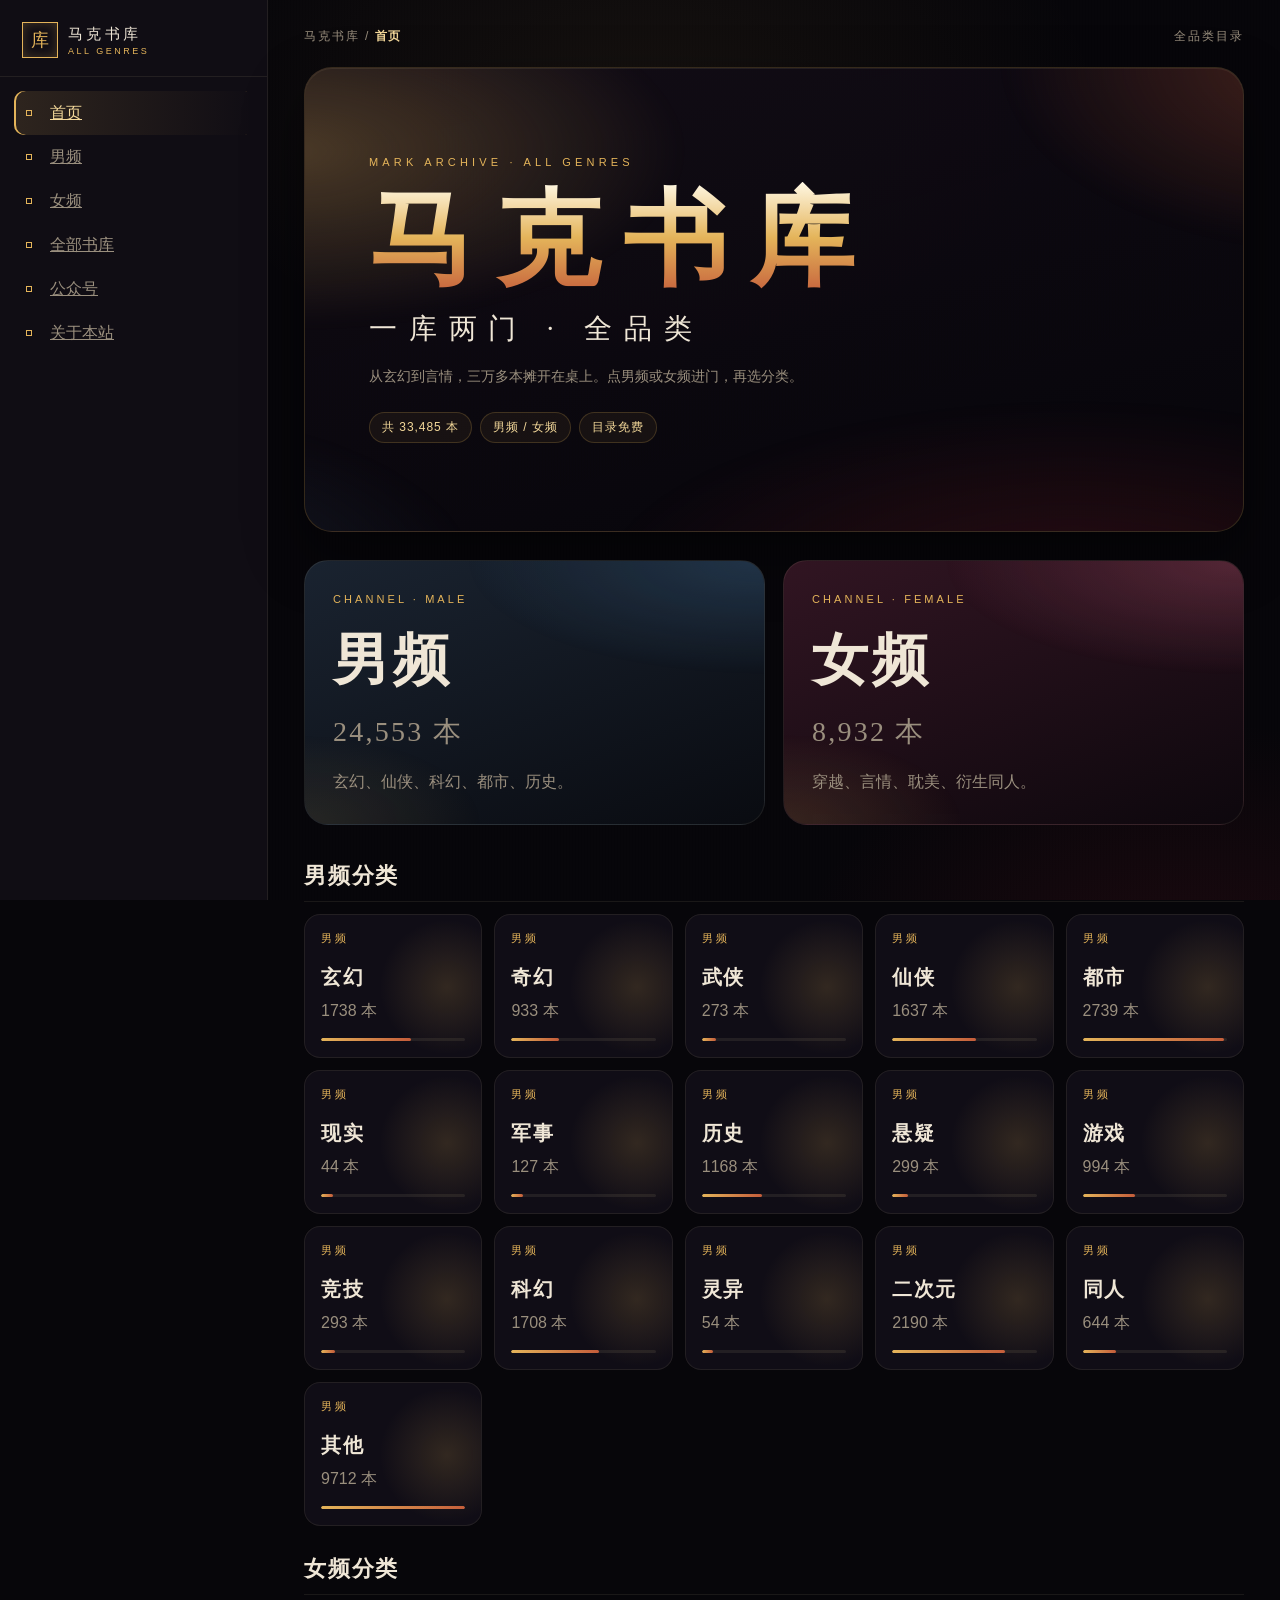
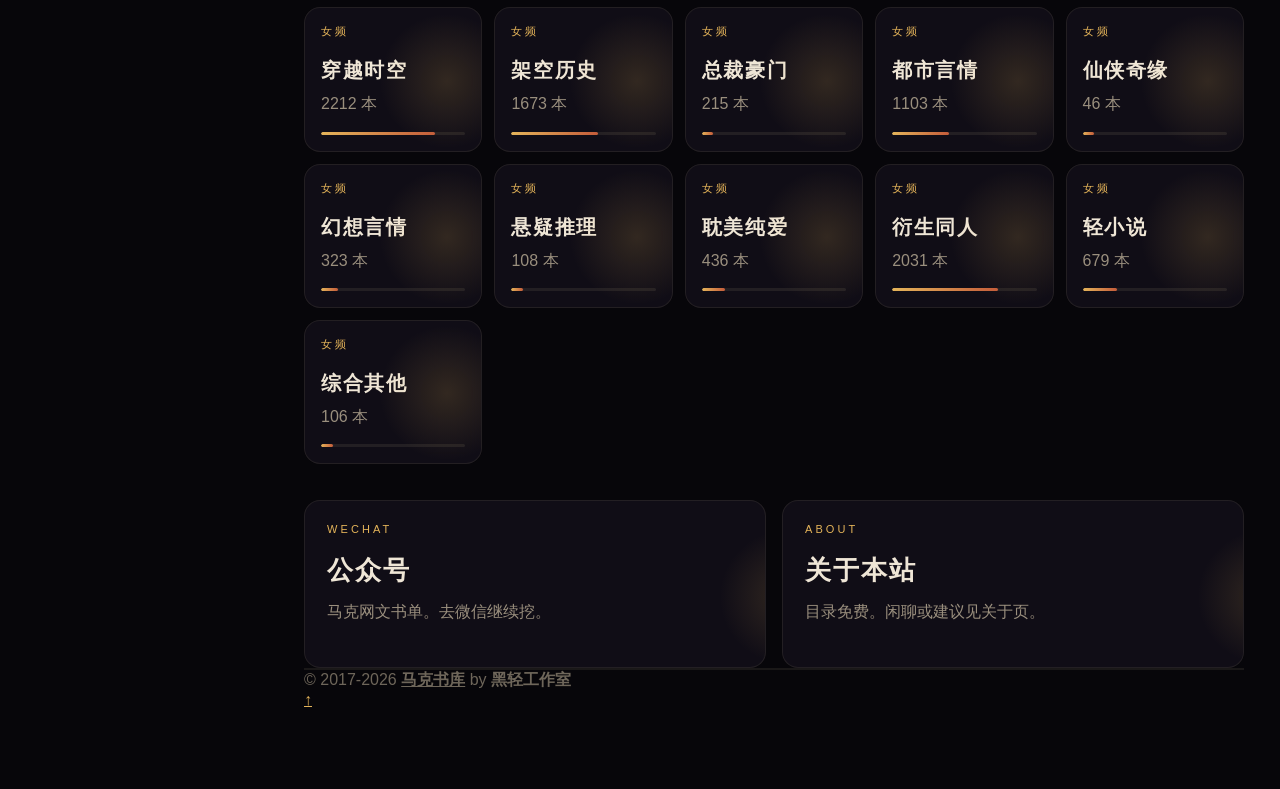
<file: index.html>
<!DOCTYPE html>
<html lang="zh">
<head>
    <meta charset="utf-8">
    <meta http-equiv="refresh" content="0;url=cn/index.html">
    <meta name="viewport" content="width=device-width, initial-scale=1, viewport-fit=cover">
    <meta name="theme-color" content="#07060a">
    <title>马克书库 - 全品类网文目录</title>
    <script>location.replace("cn/index.html");</script>
</head>
<body></body>
</html>
</file>
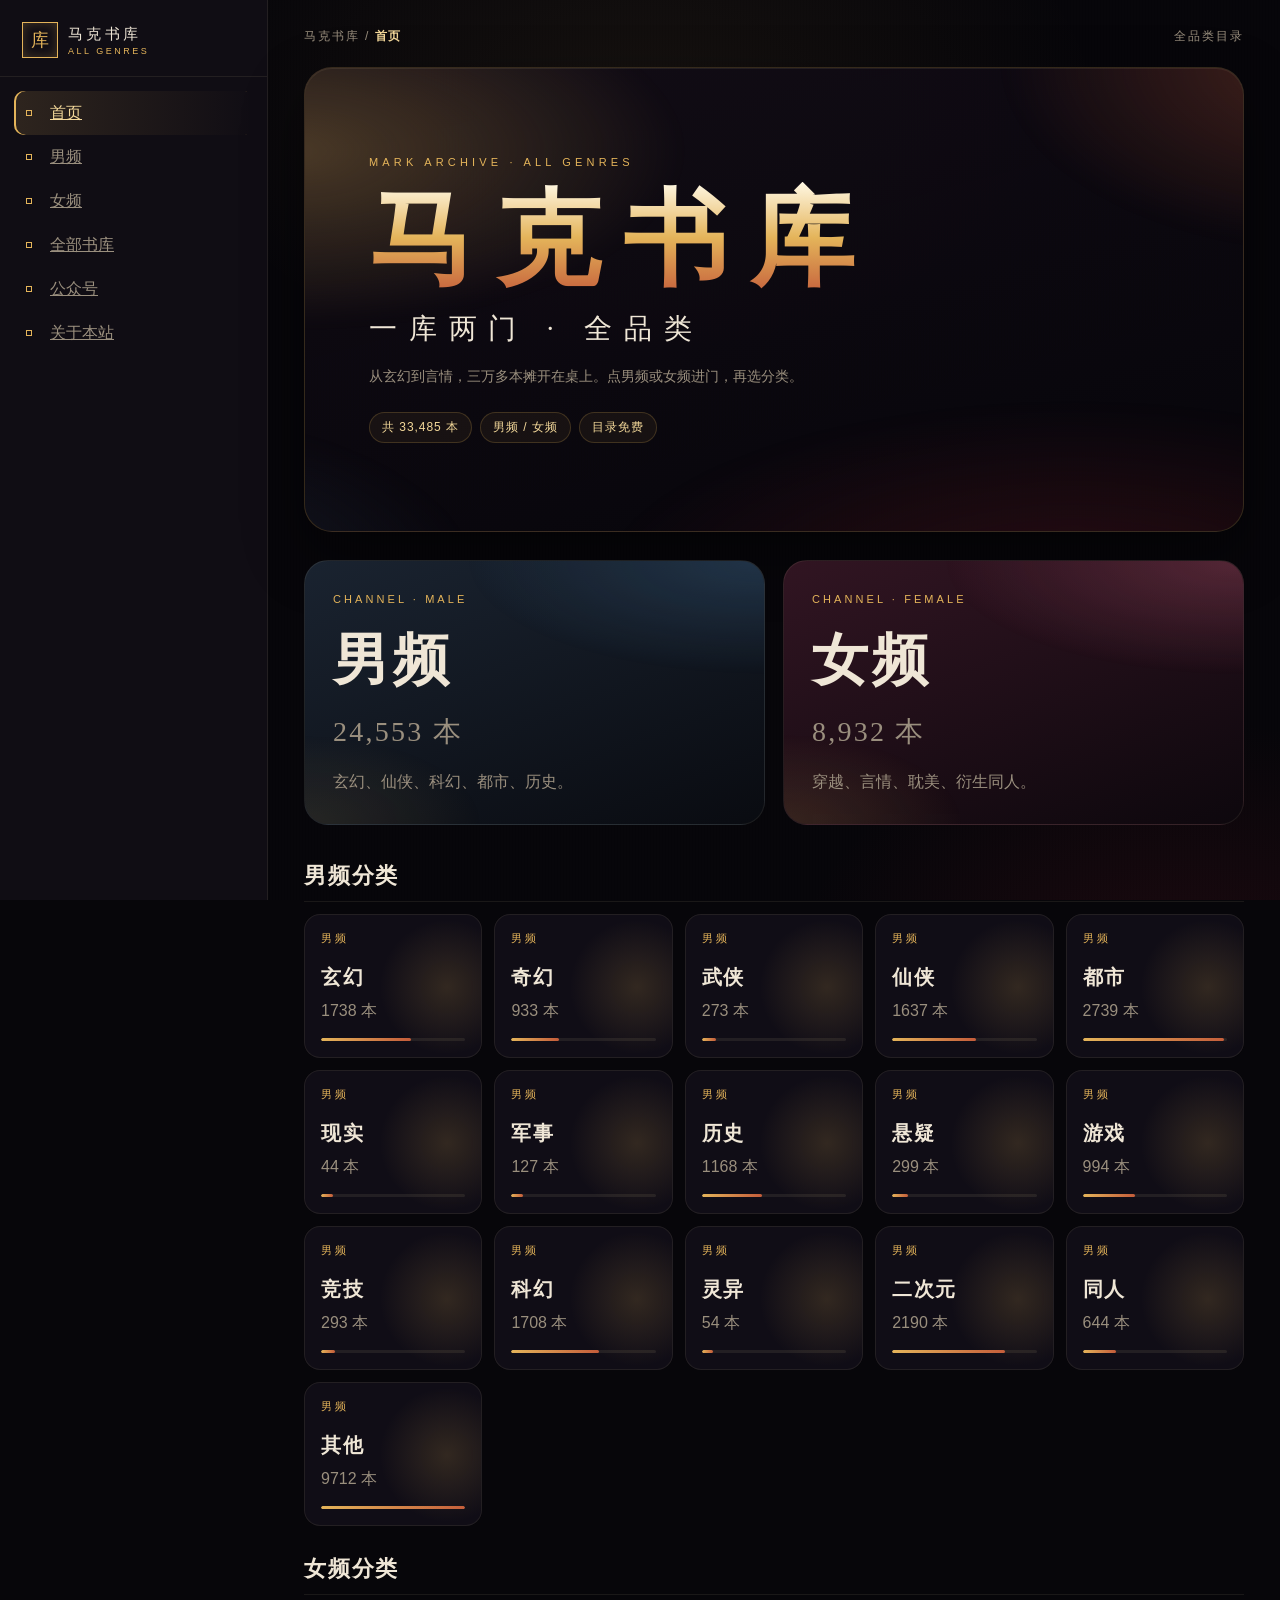
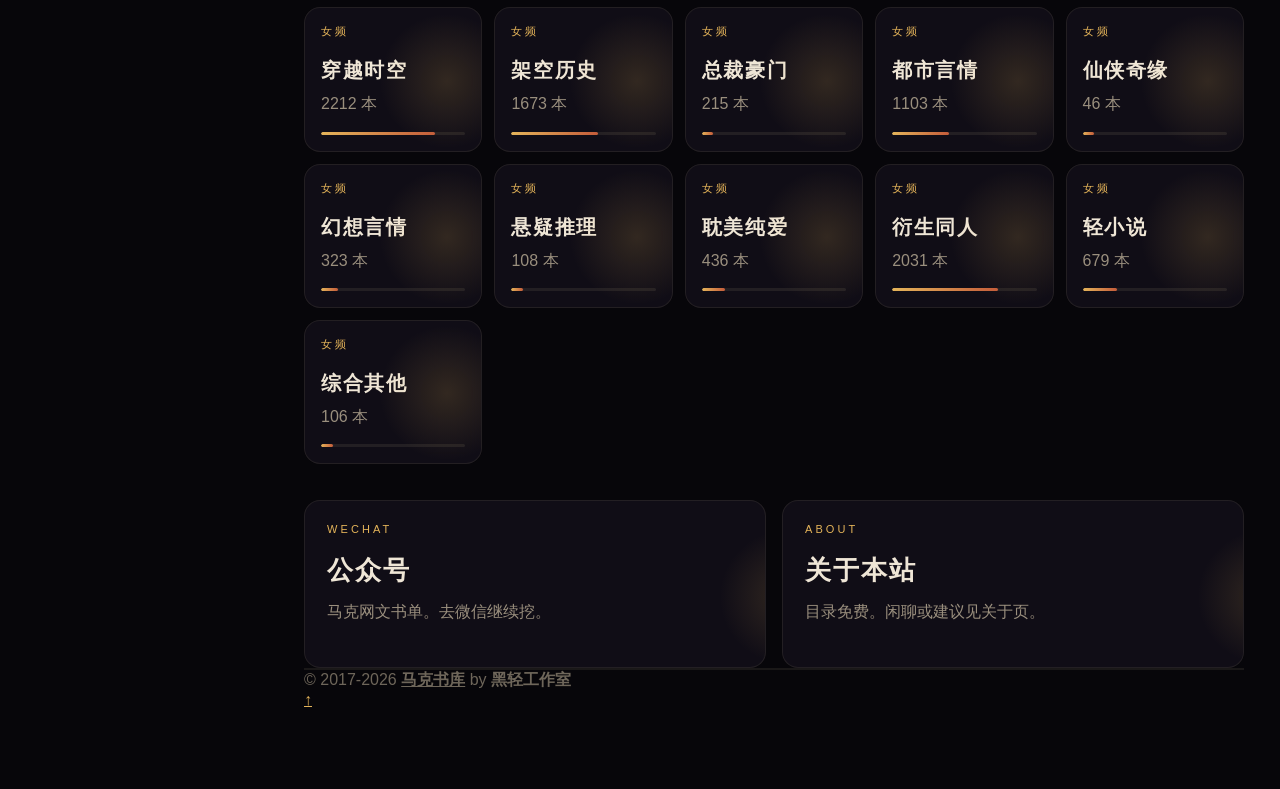
<file: cn/index.html>
<!DOCTYPE html>
<html lang="zh">

<head>
    <meta charset="utf-8">
    <meta http-equiv="X-UA-Compatible" content="IE=edge">
    <meta name="viewport" content="width=device-width, initial-scale=1.0, viewport-fit=cover" />
    <meta name="theme-color" content="#07060a">
    <meta name="author" content="黑轻工作室" />
    <title>马克书库 - 全品类网文目录</title>
    <meta name="keywords" content="网文推书网,全品类书库,马克书库,男频,女频">
    <meta name="description" content="马克书库：三万多本全品类网文目录，男频女频分开，可查书名、作者、评分和简介。">
    <link rel="shortcut icon" href="../assets/images/favicon.png">
    <link rel="stylesheet" href="../assets/css/theme.css">
</head>

<body class="page-body dl-site">
    <div class="page-container">
        <div class="sidebar-menu toggle-others fixed">
            <div class="sidebar-menu-inner">
                <header class="logo-env">
                    <div class="logo">
                        <a href="index.html" class="logo-expanded"></a>
                    </div>
                    <div class="mobile-menu-toggle visible-xs">
                        <a href="#" data-toggle="mobile-menu" aria-label="菜单"></a>
                    </div>
                </header>
                <ul id="main-menu" class="main-menu"></ul>
            </div>
        </div>
        <div class="main-content">
            <nav class="navbar user-info-navbar" hidden></nav>

            <section class="dl-stage">
                <div class="dl-stage-aurora" aria-hidden="true"></div>
                <p class="dl-eyebrow">MARK ARCHIVE · ALL GENRES</p>
                <h1 class="dl-title">马克书库</h1>
                <p class="dl-tag">一库两门 · 全品类</p>
                <p class="dl-sub">从玄幻到言情，三万多本摊开在桌上。点男频或女频进门，再选分类。</p>
                <div class="dl-hero-meta">
                    <span class="dl-chip" id="homeCount">载入书目中…</span>
                    <span class="dl-chip">男频 / 女频</span>
                    <span class="dl-chip">目录免费</span>
                </div>
            </section>

            <div id="channelGates" class="dl-split"></div>
            <div id="catGrid"></div>

            <section class="dl-portals dl-portals-mini">
                <a class="dl-portal" href="picture.html">
                    <span class="dl-kicker">WECHAT</span>
                    <h2>公众号</h2>
                    <p>马克网文书单。去微信继续挖。</p>
                </a>
                <a class="dl-portal" href="about.html">
                    <span class="dl-kicker">ABOUT</span>
                    <h2>关于本站</h2>
                    <p>目录免费。闲聊或建议见关于页。</p>
                </a>
            </section>

            <footer class="main-footer sticky footer-type-1">
                <div class="footer-inner">
                    <div class="footer-text">
                        &copy; 2017-2026
                        <a href="about.html"><strong>马克书库</strong></a>
                        by <strong>黑轻工作室</strong>
                    </div>
                    <div class="go-up">
                        <a href="#" rel="go-top"><i class="fa-angle-up"></i></a>
                    </div>
                </div>
            </footer>
        </div>
    </div>
    <script src="../assets/js/theme.js"></script>
    <script src="../assets/js/catalog.js"></script>
</body>

</html>
</file>
<file: assets/css/theme.css>
/* 马克书库 — static archive skin. No build step. */

:root {
  --dl-bg: #07060a;
  --dl-bg-2: #0d0b12;
  --dl-panel: rgba(20, 16, 26, 0.78);
  --dl-panel-2: rgba(32, 24, 36, 0.92);
  --dl-line: rgba(228, 180, 90, 0.2);
  --dl-line-2: rgba(255, 236, 190, 0.08);
  --dl-gold: #e4b45a;
  --dl-gold-2: #f3d89a;
  --dl-ember: #c45c3a;
  --dl-crimson: #8b1e2d;
  --dl-text: #efe6d6;
  --dl-muted: #9a8f7e;
  --dl-dim: #6e665a;
  --dl-ink: #120e16;
  --dl-shadow: 0 24px 60px rgba(0, 0, 0, 0.45);
  --dl-radius: 16px;
  --dl-side: 268px;
  --dl-top: 58px;
  --mx: 50%;
  --my: 18%;
  --font-sans: "PingFang SC", "Hiragino Sans GB", "Microsoft YaHei UI", "Microsoft YaHei", "Noto Sans SC", sans-serif;
  --font-serif: "Songti SC", "Noto Serif SC", "STSong", "SimSun", "Source Han Serif SC", serif;
}

*,
*::before,
*::after {
  box-sizing: border-box;
}

html {
  scroll-behavior: smooth;
  background: var(--dl-bg);
}

html,
body.dl-site,
body.page-body {
  background: var(--dl-bg) !important;
  color: var(--dl-text) !important;
  font-family: var(--font-sans) !important;
  min-height: 100%;
  margin: 0;
  overflow-x: hidden;
  -webkit-font-smoothing: antialiased;
}

body.dl-site {
  position: relative;
}

body.dl-site::before {
  content: "";
  position: fixed;
  inset: 0;
  z-index: 0;
  pointer-events: none;
  background:
    radial-gradient(800px 480px at 50% 12%, rgba(228, 180, 90, 0.07), transparent 58%),
    radial-gradient(640px 420px at 92% 108%, rgba(139, 30, 45, 0.16), transparent 60%),
    #07060a;
}

.dl-site .page-container {
  display: flex;
  align-items: stretch;
  min-height: 100vh;
  position: relative;
  z-index: 1;
}

.dl-site .sidebar-menu {
  flex: 0 0 var(--dl-side);
  width: var(--dl-side) !important;
}

.dl-site .sidebar-menu.fixed .sidebar-menu-inner,
.dl-site .sidebar-menu .sidebar-menu-inner {
  position: fixed;
  top: 0;
  bottom: 0;
  left: 0;
  width: var(--dl-side);
  overflow-y: auto;
  overscroll-behavior: contain;
}

.dl-site .main-content {
  flex: 1;
  min-width: 0;
}

.dl-site .main-menu {
  list-style: none;
  margin: 0;
  padding: 0;
}

.dl-site .visible-xs {
  display: none;
}

.dl-dot {
  width: 6px;
  height: 6px;
  border: 1px solid var(--dl-gold);
  display: inline-block;
  margin-right: 10px;
  flex: 0 0 auto;
}

.dl-burger {
  width: 18px;
  height: 2px;
  background: currentColor;
  display: block;
  position: relative;
  box-shadow: 0 -6px 0 currentColor, 0 6px 0 currentColor;
}

.dl-site .go-up a i {
  display: none;
}

.dl-site .go-up a::after {
  content: "↑";
}

.dl-site a {
  color: var(--dl-gold-2);
}

.dl-site a:hover {
  color: #fff6d8;
}

.dl-site .page-container,
.dl-site .main-content,
.dl-site .panel,
.dl-site .panel-default,
.dl-site .panel-body,
.dl-site .boxed-container {
  background: transparent !important;
  color: inherit !important;
  box-shadow: none !important;
  border: 0 !important;
}

.dl-site .page-container .main-content {
  padding: 28px 36px 80px !important;
}

/* ---------- Sidebar / chrome ---------- */

.dl-site .sidebar-menu {
  background: transparent !important;
}

.dl-site .sidebar-menu .sidebar-menu-inner,
.dl-site .sidebar-menu.fixed .sidebar-menu-inner {
  background: #100d14 !important;
  border-right: 1px solid var(--dl-line-2);
}

.dl-site .sidebar-menu .logo-env {
  padding: 22px 22px 18px !important;
  border-bottom: 1px solid var(--dl-line-2) !important;
  display: flex;
  align-items: center;
  justify-content: space-between;
}

.dl-site .logo a,
.dl-site .navbar-brand .logo {
  display: flex !important;
  align-items: center;
  gap: 10px;
  text-decoration: none !important;
  color: var(--dl-text) !important;
}

.dl-site .logo .logo-collapsed {
  display: none !important;
}

.dl-site .sidebar-menu.collapsed .logo .logo-expanded {
  display: none !important;
}

.dl-site .sidebar-menu.collapsed .logo .logo-collapsed {
  display: flex !important;
}

.dl-site .logo a:not(.dl-branded)::after {
  content: "马克书库";
  font-family: var(--font-serif);
  letter-spacing: 0.22em;
  font-size: 15px;
  color: var(--dl-text);
}

.dl-mark {
  width: 36px;
  height: 36px;
  border: 1px solid var(--dl-gold);
  color: var(--dl-gold);
  font-family: var(--font-serif);
  font-size: 18px;
  display: inline-flex;
  align-items: center;
  justify-content: center;
  box-shadow: inset 0 0 12px rgba(228, 180, 90, 0.25);
  flex: 0 0 auto;
}

.dl-brand {
  font-family: var(--font-serif);
  letter-spacing: 0.22em;
  font-size: 15px;
  color: var(--dl-text);
}

.dl-brand small {
  display: block;
  letter-spacing: 0.28em;
  font-size: 9px;
  color: var(--dl-gold);
  font-family: var(--font-sans);
  margin-top: 2px;
}

.dl-site .sidebar-menu .main-menu {
  padding: 14px 14px 32px !important;
  margin: 0 !important;
}

.dl-site .sidebar-menu .main-menu a {
  color: var(--dl-muted) !important;
  border-bottom: 0 !important;
  border-radius: 10px;
  padding: 11px 12px !important;
  min-height: 44px;
  display: flex !important;
  align-items: center;
  gap: 8px;
  transition: background 0.2s ease, color 0.2s ease, box-shadow 0.2s ease;
}

.dl-site .sidebar-menu .main-menu a > i {
  color: var(--dl-gold);
  width: 18px;
  text-align: center;
}

.dl-site .sidebar-menu .main-menu a:hover,
.dl-site .sidebar-menu .main-menu li.active > a {
  background: linear-gradient(90deg, rgba(228, 180, 90, 0.14), transparent) !important;
  color: var(--dl-gold-2) !important;
  box-shadow: inset 2px 0 0 var(--dl-gold);
}

.dl-nav-label {
  display: block;
  padding: 18px 12px 8px;
  font-size: 10px;
  letter-spacing: 0.32em;
  color: var(--dl-dim);
  text-transform: uppercase;
}

.dl-site .navbar.user-info-navbar {
  display: none !important;
}

.dl-crumb {
  display: flex;
  align-items: center;
  justify-content: space-between;
  gap: 12px;
  margin-bottom: 22px;
  color: var(--dl-muted);
  font-size: 12px;
  letter-spacing: 0.16em;
}

.dl-crumb b {
  color: var(--dl-gold-2);
  font-weight: 600;
  letter-spacing: 0.08em;
}

/* ---------- Hero / portals ---------- */

.dl-hero {
  position: relative;
  overflow: hidden;
  border: 1px solid var(--dl-line);
  border-radius: 22px;
  padding: clamp(28px, 5vw, 64px) clamp(20px, 4vw, 56px);
  margin-bottom: 28px;
  background:
    radial-gradient(80% 80% at 100% 0%, rgba(196, 92, 58, 0.18), transparent 50%),
    radial-gradient(70% 90% at 0% 100%, rgba(228, 180, 90, 0.1), transparent 46%),
    linear-gradient(160deg, rgba(18, 14, 22, 0.9), rgba(8, 6, 10, 0.92));
  box-shadow: var(--dl-shadow);
}

.dl-hero::before {
  content: "CATALOG";
  position: absolute;
  right: -8px;
  top: 18%;
  font-size: clamp(64px, 14vw, 180px);
  font-weight: 700;
  letter-spacing: 0.04em;
  color: rgba(255, 255, 255, 0.03);
  writing-mode: vertical-rl;
  pointer-events: none;
}

.dl-eyebrow {
  color: var(--dl-gold);
  letter-spacing: 0.38em;
  font-size: 11px;
  margin: 0 0 14px;
}

.dl-title {
  font-family: var(--font-serif);
  font-size: clamp(36px, 7vw, 84px);
  line-height: 1.12;
  letter-spacing: 0.18em;
  margin: 0 0 12px;
  background: linear-gradient(180deg, #fff8e4 0%, #e4b45a 48%, #c45c3a 100%);
  -webkit-background-clip: text;
  background-clip: text;
  -webkit-text-fill-color: transparent;
  text-shadow: none;
}

.dl-tag {
  font-family: var(--font-serif);
  font-size: clamp(18px, 3vw, 28px);
  color: var(--dl-text);
  letter-spacing: 0.42em;
  margin: 0 0 16px;
}

.dl-sub {
  max-width: 42em;
  color: var(--dl-muted);
  margin: 0;
  line-height: 1.8;
  font-size: 14px;
}

.dl-hero-meta {
  display: flex;
  flex-wrap: wrap;
  gap: 8px;
  margin-top: 22px;
}

.dl-chip {
  display: inline-flex;
  align-items: center;
  gap: 6px;
  border: 1px solid var(--dl-line);
  color: var(--dl-gold-2);
  border-radius: 999px;
  padding: 6px 12px;
  font-size: 12px;
  letter-spacing: 0.08em;
  background: rgba(228, 180, 90, 0.06);
}

.dl-portals {
  display: grid;
  grid-template-columns: repeat(2, minmax(0, 1fr));
  gap: 16px;
}

.dl-portal {
  position: relative;
  display: block;
  text-decoration: none !important;
  color: var(--dl-text) !important;
  border: 1px solid var(--dl-line-2);
  border-radius: var(--dl-radius);
  padding: 22px 22px 20px;
  min-height: 168px;
  background: var(--dl-panel);
  overflow: hidden;
  transition: transform 0.25s ease, border-color 0.25s ease, box-shadow 0.25s ease;
}

.dl-portal::after {
  content: "";
  position: absolute;
  inset: auto -20% 0 auto;
  width: 140px;
  height: 140px;
  background: radial-gradient(circle, rgba(228, 180, 90, 0.16), transparent 68%);
  pointer-events: none;
}

.dl-portal:hover,
.dl-portal:focus {
  transform: translateY(-6px);
  border-color: var(--dl-gold);
  box-shadow: 0 18px 40px rgba(0, 0, 0, 0.35), 0 0 0 1px rgba(228, 180, 90, 0.2);
  color: #fff !important;
}

.dl-kicker {
  display: block;
  font-size: 11px;
  letter-spacing: 0.28em;
  color: var(--dl-gold);
  margin-bottom: 18px;
}

.dl-portal h2,
.dl-portal h3 {
  font-family: var(--font-serif);
  font-size: 26px;
  letter-spacing: 0.12em;
  margin: 0 0 10px;
  color: inherit;
}

.dl-portal p {
  margin: 0;
  color: var(--dl-muted);
  line-height: 1.7;
}

@keyframes dl-drift {
  0% { transform: translate3d(-6%, -2%, 0) scale(1); }
  50% { transform: translate3d(8%, 10%, 0) scale(1.12); }
  100% { transform: translate3d(-6%, -2%, 0) scale(1); }
}

body.dl-site::after {
  content: "";
  position: fixed;
  inset: 0;
  z-index: 0;
  pointer-events: none;
  opacity: 0.35;
  background-image:
    repeating-linear-gradient(0deg, transparent, transparent 2px, rgba(255, 255, 255, 0.015) 3px),
    repeating-linear-gradient(90deg, transparent, transparent 2px, rgba(0, 0, 0, 0.08) 3px);
}

.dl-stage {
  position: relative;
  overflow: hidden;
  isolation: isolate;
  border: 1px solid var(--dl-line);
  border-radius: 28px;
  padding: clamp(36px, 7vw, 88px) clamp(22px, 5vw, 64px);
  margin-bottom: 28px;
  background:
    linear-gradient(165deg, rgba(18, 12, 22, 0.92), rgba(7, 6, 10, 0.88));
  box-shadow: var(--dl-shadow), inset 0 1px 0 rgba(255, 236, 190, 0.08);
}

.dl-stage-aurora {
  position: absolute;
  inset: -30%;
  z-index: -1;
  background:
    radial-gradient(42% 38% at 18% 30%, rgba(228, 180, 90, 0.28), transparent 62%),
    radial-gradient(38% 42% at 88% 18%, rgba(196, 92, 58, 0.32), transparent 60%),
    radial-gradient(50% 40% at 70% 90%, rgba(139, 30, 45, 0.28), transparent 64%),
    radial-gradient(36% 36% at 8% 88%, rgba(90, 140, 180, 0.16), transparent 62%);
  filter: blur(8px);
  animation: dl-drift 16s ease-in-out infinite;
}

.dl-stage .dl-title {
  font-size: clamp(42px, 9vw, 104px);
  letter-spacing: 0.22em;
}

.dl-split {
  display: grid;
  grid-template-columns: 1fr 1fr;
  gap: 18px;
  margin: 0 0 36px;
}

.dl-gate {
  position: relative;
  display: block;
  overflow: hidden;
  text-decoration: none !important;
  color: var(--dl-text) !important;
  min-height: 240px;
  padding: 32px 28px 28px;
  border-radius: 24px;
  border: 1px solid var(--dl-line-2);
  transition: transform 0.35s ease, border-color 0.35s ease, box-shadow 0.35s ease;
}

.dl-gate::before {
  content: "";
  position: absolute;
  inset: 0;
  pointer-events: none;
  opacity: 0.9;
}

.dl-gate-male {
  background:
    linear-gradient(160deg, rgba(28, 38, 52, 0.92), rgba(10, 12, 18, 0.94));
}

.dl-gate-male::before {
  background:
    radial-gradient(120% 80% at 100% 0%, rgba(90, 160, 220, 0.22), transparent 55%),
    radial-gradient(80% 70% at 0% 100%, rgba(228, 180, 90, 0.12), transparent 50%);
}

.dl-gate-female {
  background:
    linear-gradient(160deg, rgba(52, 22, 36, 0.94), rgba(14, 8, 14, 0.94));
}

.dl-gate-female::before {
  background:
    radial-gradient(120% 80% at 100% 0%, rgba(232, 110, 140, 0.28), transparent 55%),
    radial-gradient(80% 70% at 0% 100%, rgba(228, 180, 90, 0.16), transparent 50%);
}

.dl-gate:hover,
.dl-gate:focus {
  transform: translateY(-8px) scale(1.01);
  border-color: var(--dl-gold);
  box-shadow: 0 28px 60px rgba(0, 0, 0, 0.45), 0 0 40px rgba(228, 180, 90, 0.12);
  color: #fff !important;
}

.dl-gate h2 {
  position: relative;
  font-family: var(--font-serif);
  font-size: clamp(36px, 5vw, 56px);
  letter-spacing: 0.2em;
  margin: 12px 0 8px;
}

.dl-gate-count {
  position: relative;
  font-family: var(--font-serif);
  font-size: 28px;
  color: var(--dl-gold-2);
  margin: 0 0 12px !important;
  letter-spacing: 0.08em;
}

.dl-gate p {
  position: relative;
  max-width: 22em;
  color: var(--dl-muted);
  line-height: 1.75;
  margin: 0;
}

.dl-portals-mini {
  margin-top: 36px;
}

.dl-bar {
  display: block;
  height: 3px;
  margin-top: 14px;
  background: rgba(255, 236, 190, 0.08);
  border-radius: 99px;
  overflow: hidden;
}

.dl-bar i {
  display: block;
  height: 100%;
  background: linear-gradient(90deg, var(--dl-gold), var(--dl-ember));
  border-radius: 99px;
}

.dl-cat-card {
  backdrop-filter: blur(8px);
}

.dl-cat-card:hover .dl-bar i {
  filter: brightness(1.2);
}

.dl-site h3,
.dl-site h4,
.dl-site h5,
.dl-site h1,
.dl-site h2 {
  color: var(--dl-text) !important;
  font-family: var(--font-serif);
  letter-spacing: 0.08em;
  scroll-margin-top: 84px;
}

.dl-site h3 {
  font-size: 22px;
  margin: 36px 0 16px;
  padding-bottom: 10px;
  border-bottom: 1px solid var(--dl-line-2);
}

.dl-site h4 {
  font-size: 16px;
  color: var(--dl-gold-2) !important;
  margin: 22px 0 10px;
}

/* ---------- About cards ---------- */

.dl-era {
  border: 1px solid var(--dl-line-2);
  background: var(--dl-panel);
  border-radius: 14px;
  padding: 16px 16px 14px;
  margin: 0 0 14px;
}

.dl-era h4,
.dl-era h5 {
  margin: 0 0 10px !important;
  color: var(--dl-gold-2) !important;
}

.dl-era-body {
  color: var(--dl-muted);
  line-height: 1.85;
}

/* ---------- Toolbar ---------- */

.dl-toolbar {
  display: flex;
  flex-wrap: wrap;
  gap: 10px;
  margin: 8px 0 18px;
  padding: 14px;
  border: 1px solid var(--dl-line-2);
  border-radius: 14px;
  background: rgba(16, 12, 20, 0.7);
}

.dl-site #nameFilter,
.dl-site #categoryFilter,
.dl-site #ratingFilter,
.dl-site .dl-search,
.dl-site input[type="text"],
.dl-site input[type="search"],
.dl-site select {
  background: #120f16 !important;
  color: var(--dl-text) !important;
  border: 1px solid var(--dl-line) !important;
  border-radius: 10px !important;
  min-height: 44px;
  padding: 8px 12px !important;
  font-size: 14px;
  outline: none;
  flex: 1 1 180px;
}

.dl-site #nameFilter:focus,
.dl-site select:focus {
  box-shadow: 0 0 0 3px rgba(228, 180, 90, 0.18);
}

.dl-pager {
  display: flex;
  align-items: center;
  flex-wrap: wrap;
  gap: 10px 14px;
  margin: 8px 0 20px;
}

.dl-pager[hidden],
#bookCards[hidden],
#catalogPicker[hidden] {
  display: none !important;
}

.dl-page-info {
  color: var(--dl-muted);
  letter-spacing: 0.08em;
  font-size: 13px;
  min-width: 7em;
}

.dl-site #prevPage,
.dl-site #nextPage,
.dl-btn {
  min-height: 44px;
  padding: 0 18px;
  border-radius: 999px;
  border: 1px solid var(--dl-gold);
  background: transparent;
  color: var(--dl-gold-2);
  letter-spacing: 0.12em;
  margin-right: 8px;
  margin-bottom: 8px;
}

.dl-site #prevPage:hover,
.dl-site #nextPage:hover,
.dl-btn:hover {
  background: var(--dl-gold);
  color: #1a1208;
}

.dl-site #prevPage:disabled,
.dl-site #nextPage:disabled {
  opacity: 0.35;
  cursor: not-allowed;
}

.dl-count {
  color: var(--dl-muted);
  font-size: 13px;
  margin: 0 0 12px;
}

/* ---------- About / wechat / 404 ---------- */

.dl-prose,
.dl-site blockquote {
  color: var(--dl-muted);
  font-size: 15px;
  line-height: 1.95;
  border: 0 !important;
  background: transparent !important;
  padding: 0 !important;
}

.dl-prose p,
.dl-site blockquote p {
  margin: 0 0 1em;
}

.dl-wechat {
  min-height: 56vh;
  display: flex;
  flex-direction: column;
  align-items: center;
  justify-content: center;
  text-align: center;
  border: 1px solid var(--dl-line);
  border-radius: 22px;
  padding: 40px 20px;
  background:
    radial-gradient(60% 80% at 50% 0%, rgba(228, 180, 90, 0.14), transparent 60%),
    var(--dl-panel);
}

.dl-wechat .dl-mark {
  width: 72px;
  height: 72px;
  font-size: 34px;
  margin-bottom: 18px;
}

.dl-wechat h1 {
  letter-spacing: 0.2em;
  margin-bottom: 8px;
}

.dl-wechat p {
  color: var(--dl-muted);
}

.dl-qr {
  display: block;
  width: min(280px, 72vw);
  height: auto;
  margin: 20px auto 0;
  padding: 10px;
  background: #fff;
  border-radius: 8px;
}

.dl-prose .dl-qr {
  margin: 4px 0 16px;
  margin-left: 0;
}

.dl-404 {
  min-height: 100vh;
  display: flex;
  align-items: center;
  padding: 8vh 8vw;
  background: #07060a;
  color: #efe6d6;
  font-family: var(--font-sans);
}

.dl-404 h1 {
  font-family: var(--font-serif);
  font-size: clamp(64px, 14vw, 140px);
  margin: 0;
  background: linear-gradient(180deg, #fff8e4, #c45c3a);
  -webkit-background-clip: text;
  background-clip: text;
  -webkit-text-fill-color: transparent;
}

.dl-404 a {
  color: #e4b45a;
}

/* ---------- Footer ---------- */

.dl-site footer.main-footer,
.dl-site .main-footer.footer-type-1,
.dl-site .footer-inner {
  background: transparent !important;
  border-top: 1px solid var(--dl-line-2) !important;
  color: var(--dl-dim) !important;
}

.dl-site .footer-text,
.dl-site .footer-text a {
  color: var(--dl-dim) !important;
}

.dl-site .go-up a {
  color: var(--dl-gold) !important;
}

.dl-backdrop {
  display: none;
  position: fixed;
  inset: 0;
  background: rgba(0, 0, 0, 0.55);
  z-index: 205;
}

body.dl-nav-open .dl-backdrop {
  display: block;
}

/* ---------- Catalog cards ---------- */

.dl-cat-head {
  margin: 28px 0 12px !important;
  border-bottom: 1px solid var(--dl-line-2);
  padding-bottom: 8px;
}

.dl-cat-grid {
  display: grid;
  grid-template-columns: repeat(auto-fill, minmax(160px, 1fr));
  gap: 12px;
  margin-bottom: 8px;
}

.dl-cat-card {
  min-height: 120px !important;
  padding: 16px !important;
}

.dl-cat-card h2 {
  font-size: 20px !important;
  margin-bottom: 6px !important;
}

.dl-card-grid {
  display: flex;
  flex-direction: column;
  gap: 14px;
  margin: 8px 0 18px;
}

.dl-card {
  border: 0;
  border-bottom: 1px solid var(--dl-line-2);
  border-radius: 0;
  background: transparent;
  padding: 0 0 14px;
  display: flex;
  flex-direction: column;
  min-height: 0;
}

.dl-card-top {
  display: flex;
  gap: 12px;
  align-items: flex-start;
}

.dl-score {
  flex: 0 0 52px;
  width: 52px;
  height: 52px;
  border: 1px solid var(--dl-gold);
  border-radius: 12px;
  display: flex;
  align-items: center;
  justify-content: center;
  color: var(--dl-gold-2);
  font-family: var(--font-serif);
  font-size: 18px;
  background: rgba(228, 180, 90, 0.08);
}

.dl-card h3 {
  margin: 0 0 6px !important;
  font-size: 18px !important;
  letter-spacing: 0.04em !important;
  border: 0 !important;
  padding: 0 !important;
  color: var(--dl-text) !important;
}

.dl-book-line {
  margin: 0;
  color: var(--dl-text);
  font-size: 15px;
  line-height: 1.65;
  word-break: break-word;
}

.dl-meta {
  margin: 0;
  color: var(--dl-muted);
  font-size: 12px;
  line-height: 1.6;
}

.dl-intro {
  margin: 6px 0 0;
  color: var(--dl-muted);
  font-size: 13px;
  line-height: 1.75;
  white-space: pre-wrap;
  word-break: break-word;
  overflow-wrap: anywhere;
}

.dl-intro.is-empty {
  opacity: 0.45;
  font-style: italic;
}

.dl-empty {
  color: var(--dl-muted);
  padding: 24px 8px;
}

.dl-site #catalogStatus {
  margin-bottom: 12px;
}

/* ---------- Mobile ---------- */

@media (max-width: 991px) {
  .dl-portals {
    grid-template-columns: 1fr;
  }

  .dl-split {
    grid-template-columns: 1fr;
  }

  .dl-gate {
    min-height: 0;
  }
}

@media (max-width: 768px) {
  .dl-site .page-container {
    display: block;
  }

  .dl-site .visible-xs {
    display: block !important;
  }

  .dl-site .main-menu {
    display: none;
  }

  .dl-site .page-container .main-content {
    padding: 16px 14px 72px !important;
  }

  .dl-site .page-container .sidebar-menu {
    width: 100% !important;
    z-index: 200;
  }

  .dl-site .page-container .sidebar-menu .sidebar-menu-inner {
    position: sticky !important;
    top: 0;
    z-index: 200;
    border-right: 0;
    border-bottom: 1px solid var(--dl-line-2);
    overflow: visible !important;
    backdrop-filter: none !important;
    -webkit-backdrop-filter: none !important;
    transform: none !important;
    filter: none !important;
  }

  .dl-site .sidebar-menu .logo-env {
    padding: 10px 14px !important;
    min-height: var(--dl-top);
    display: flex;
    align-items: center;
    justify-content: space-between;
  }

  .dl-site .logo-env .logo {
    float: none !important;
  }

  .dl-brand small {
    display: none;
  }

  .dl-site .page-container .sidebar-menu .sidebar-menu-inner .logo-env .mobile-menu-toggle a[data-toggle="user-info-menu"] {
    display: none !important;
  }

  .dl-site .page-container .sidebar-menu .sidebar-menu-inner .logo-env .mobile-menu-toggle a {
    width: 44px;
    height: 44px;
    margin: 0 !important;
    display: inline-flex !important;
    align-items: center;
    justify-content: center;
    color: var(--dl-gold) !important;
    border: 1px solid var(--dl-line);
    border-radius: 10px;
  }

  .dl-site .page-container .sidebar-menu .sidebar-menu-inner .main-menu.mobile-is-visible {
    display: block !important;
    position: fixed;
    left: 0;
    top: var(--dl-top);
    right: auto;
    bottom: 0;
    height: calc(100dvh - var(--dl-top));
    width: min(84vw, 340px);
    z-index: 220;
    background: #100d14;
    overflow-y: auto;
    padding: 8px 12px 40px !important;
    box-shadow: 24px 0 60px rgba(0, 0, 0, 0.5);
    overscroll-behavior: contain;
  }

  .dl-site .navbar.user-info-navbar,
  .dl-site .page-container .main-content .navbar.user-info-navbar.mobile-is-visible {
    display: none !important;
  }

  .dl-hero {
    padding: 28px 18px;
    border-radius: 16px;
  }

  .dl-title {
    letter-spacing: 0.08em;
  }

  .dl-tag {
    letter-spacing: 0.18em;
  }

  .dl-portal {
    min-height: 0;
    padding: 18px;
  }

  .dl-site #nameFilter,
  .dl-site #categoryFilter,
  .dl-site #ratingFilter,
  .dl-site input,
  .dl-site select {
    font-size: 16px !important;
  }

  body.dl-nav-open {
    overflow: hidden;
  }
}

@media (prefers-reduced-motion: reduce) {
  html {
    scroll-behavior: auto;
  }

  .dl-portal,
  .dl-site .sidebar-menu .main-menu a {
    transition: none !important;
  }

  .dl-portal:hover {
    transform: none;
  }

  body.dl-site::before {
    display: none;
  }
}

@media print {
  .dl-site .sidebar-menu,
  .dl-backdrop,
  body.dl-site::before {
    display: none !important;
  }
}
</file>
